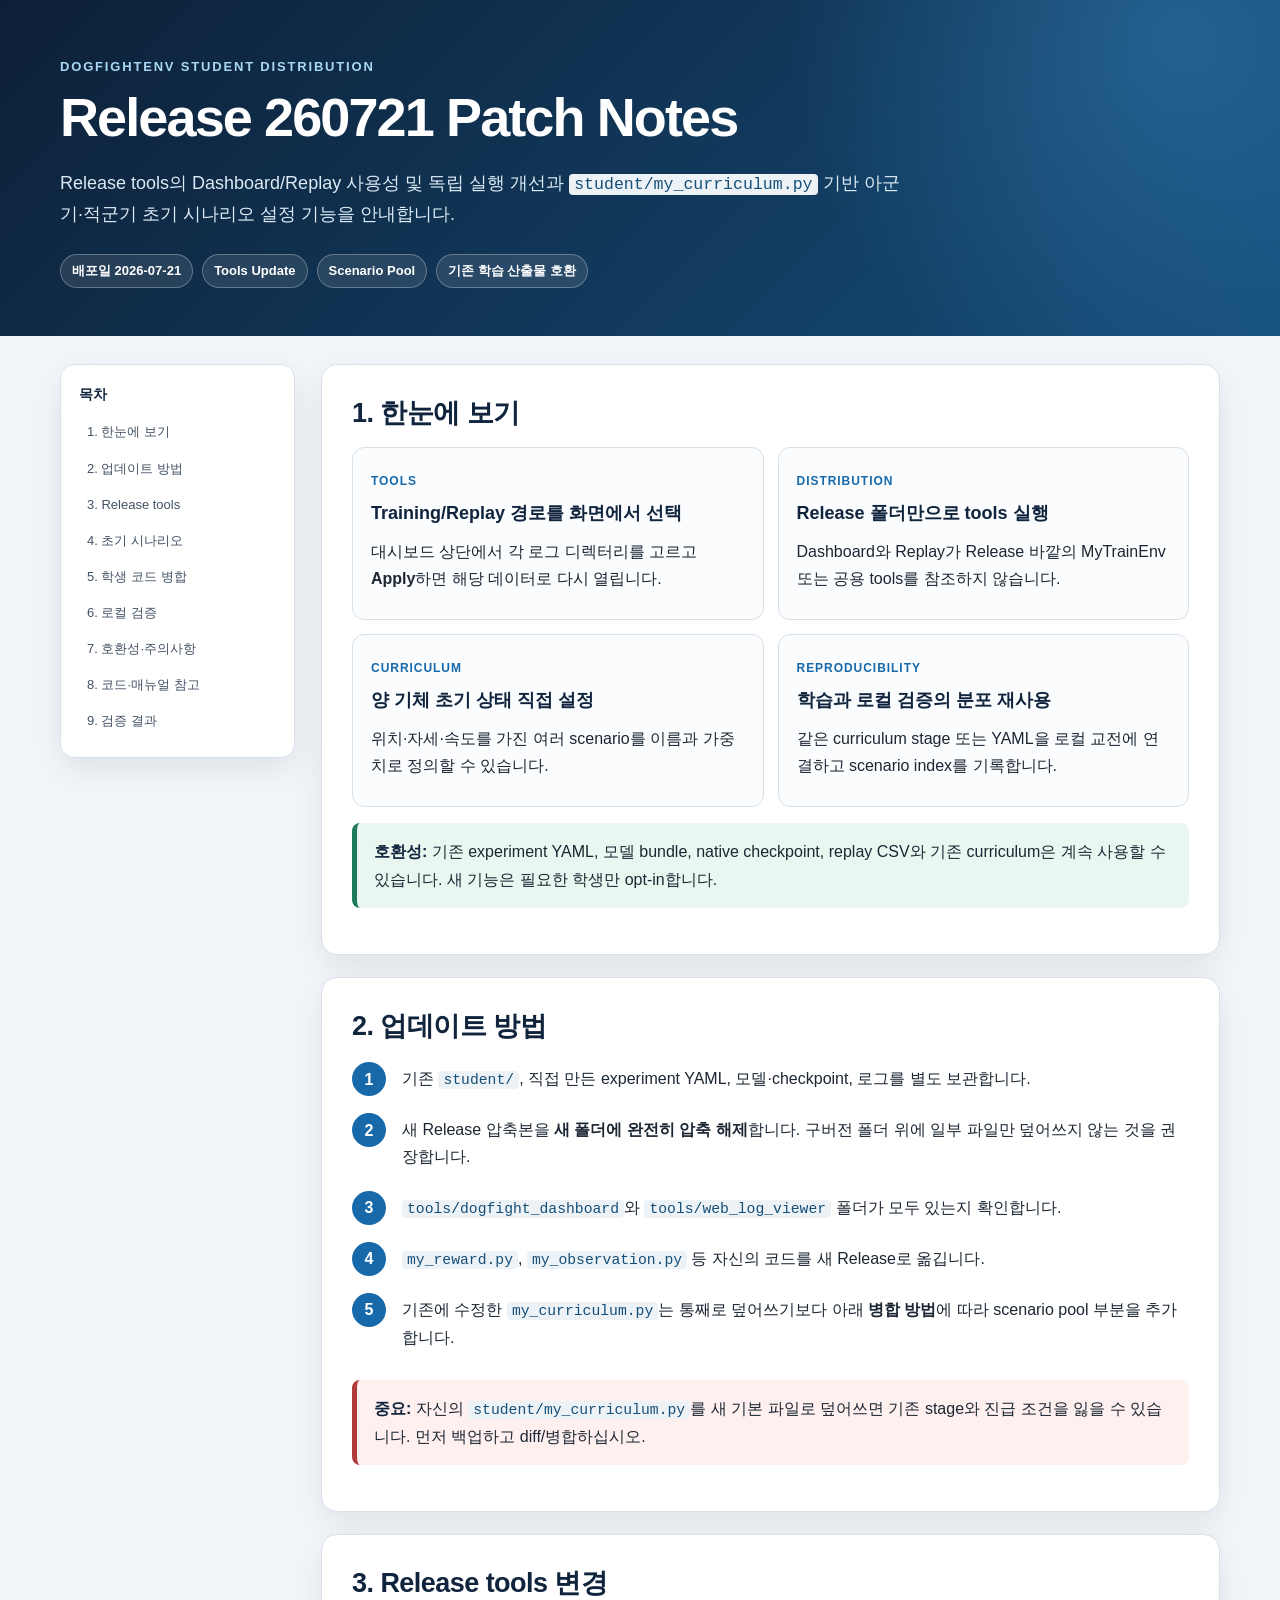
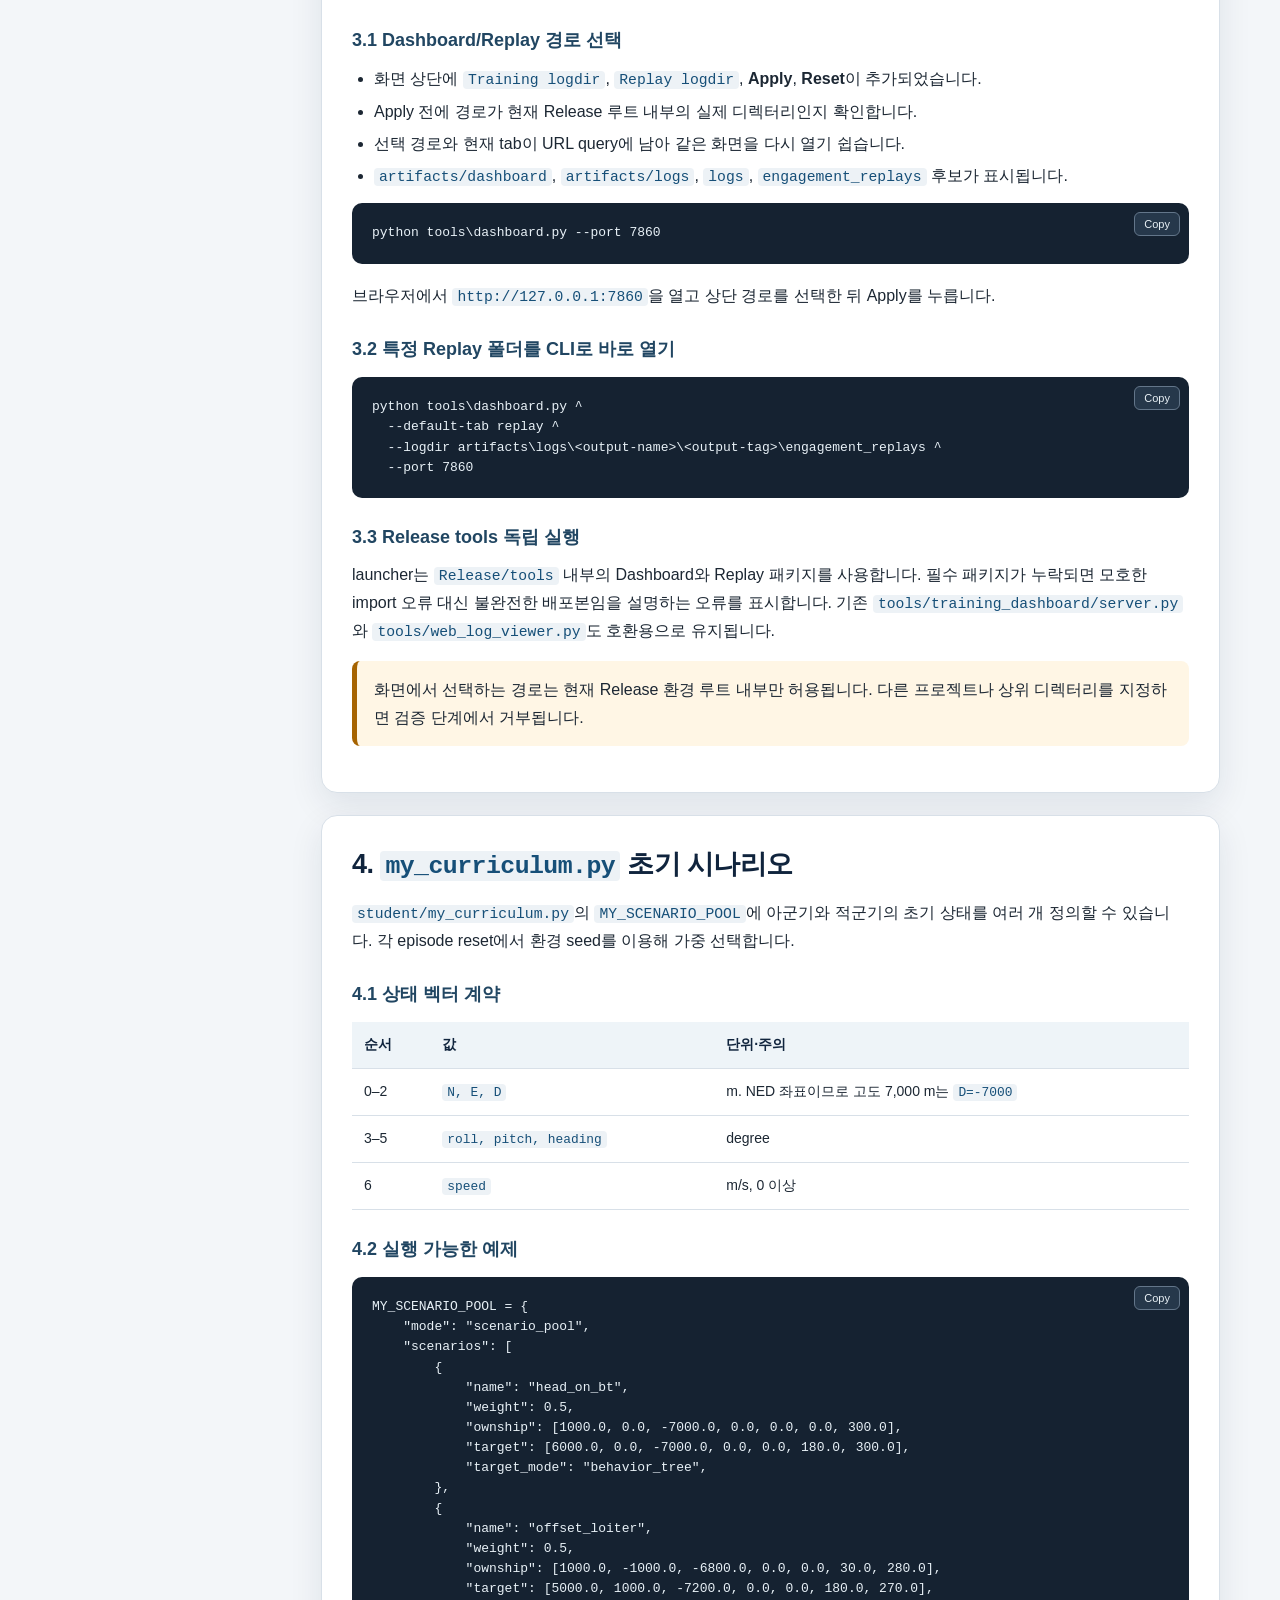
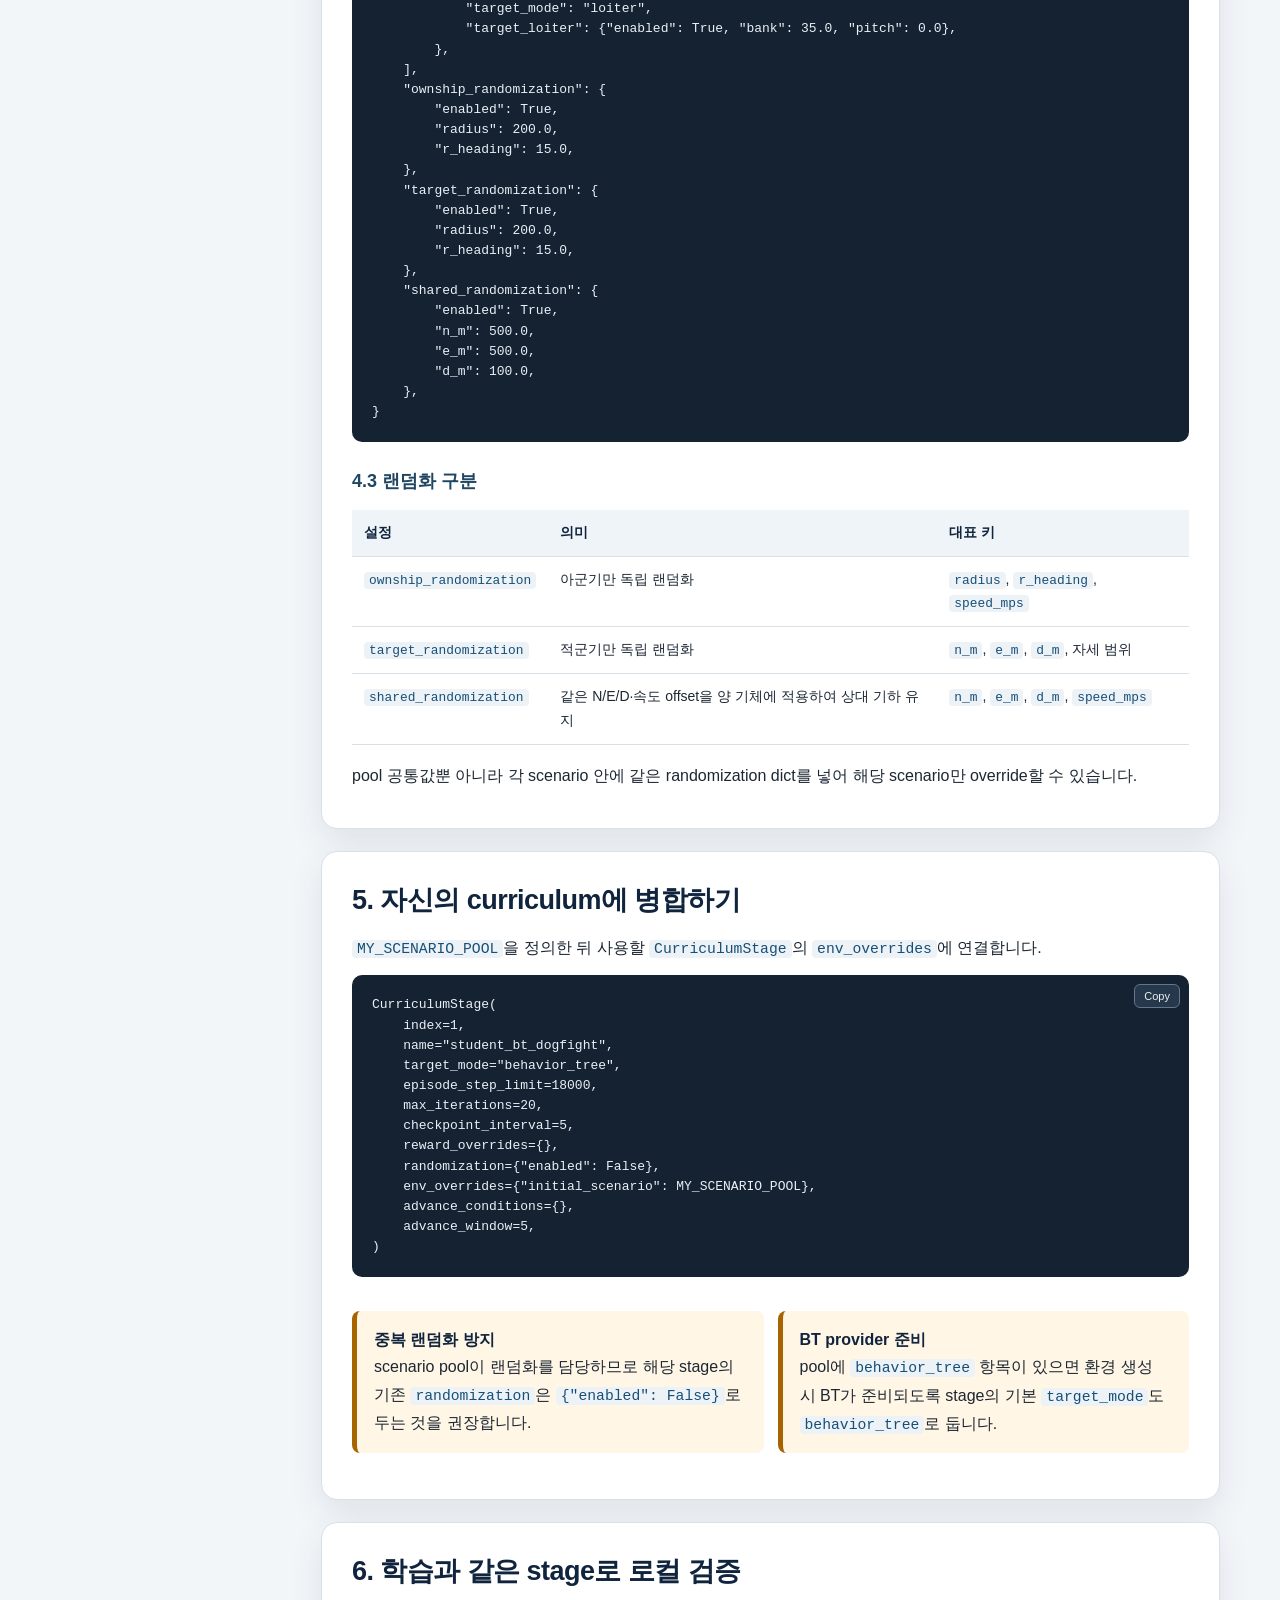
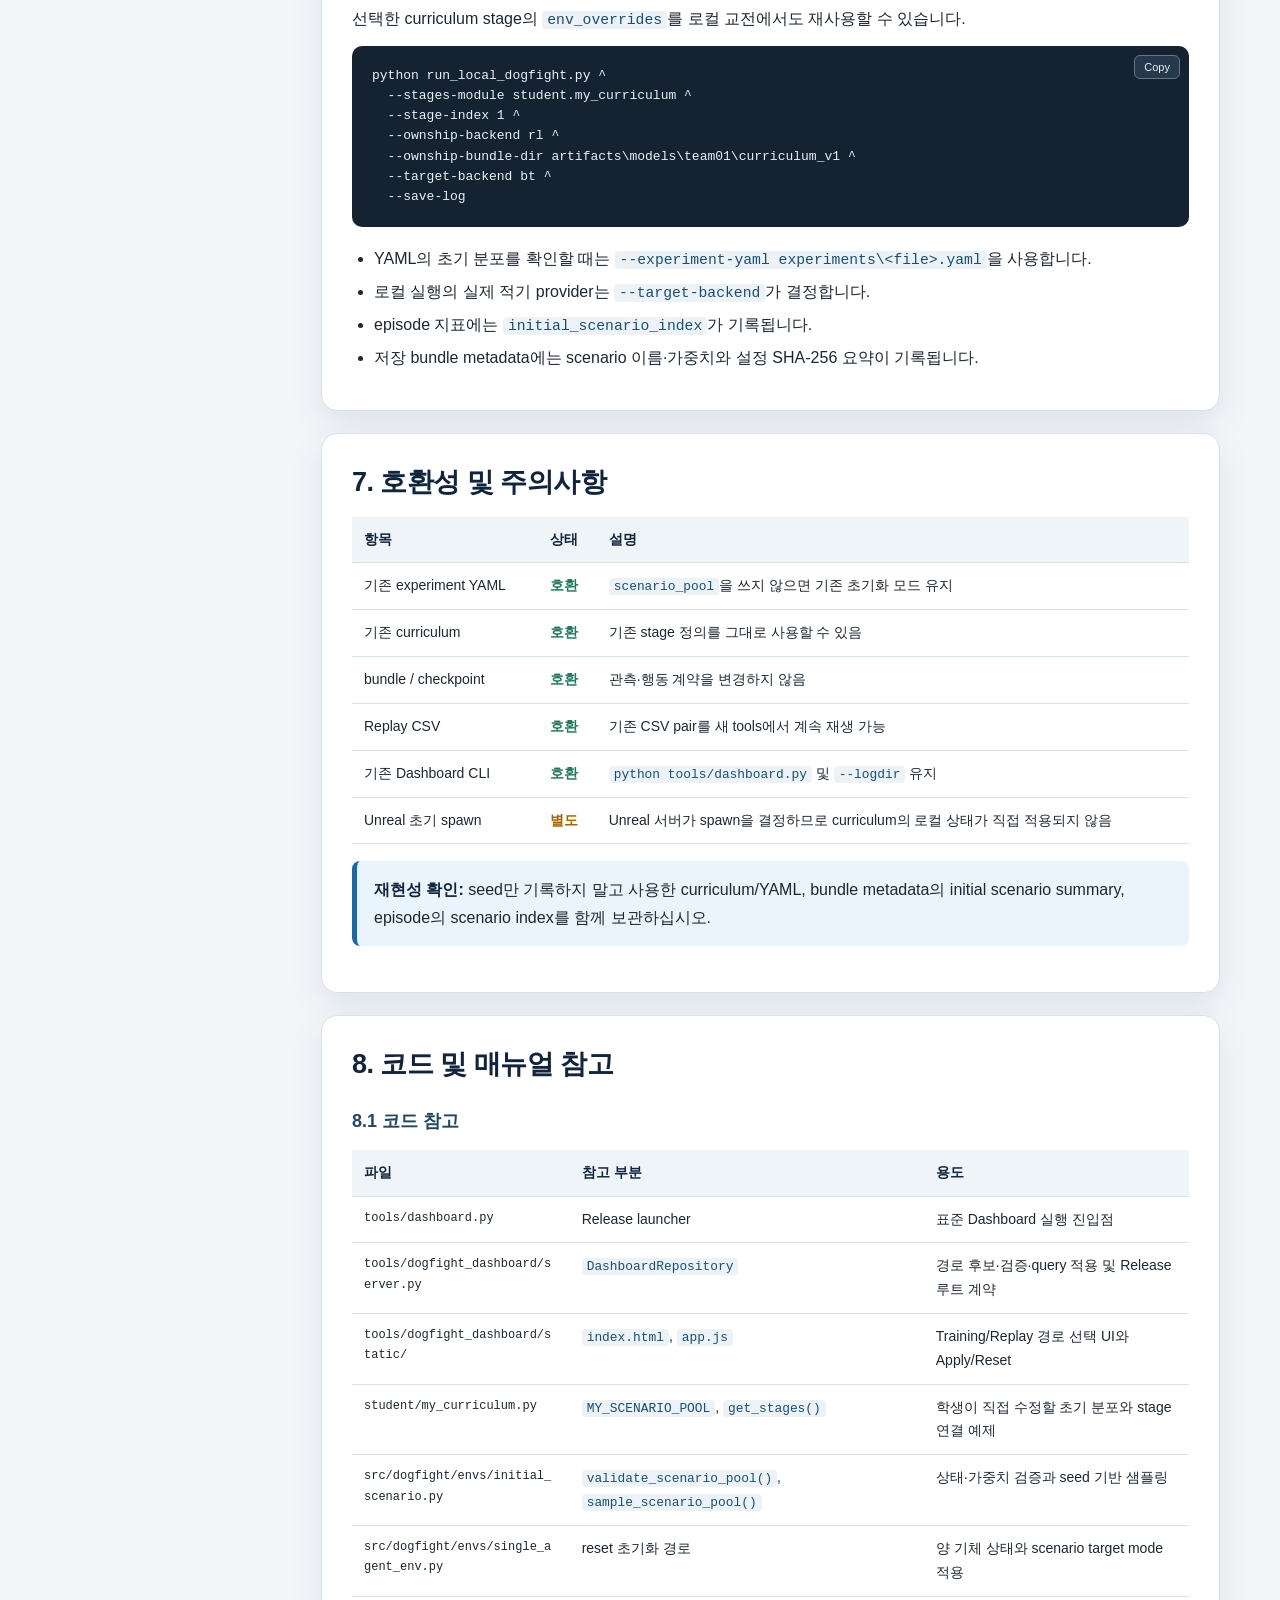
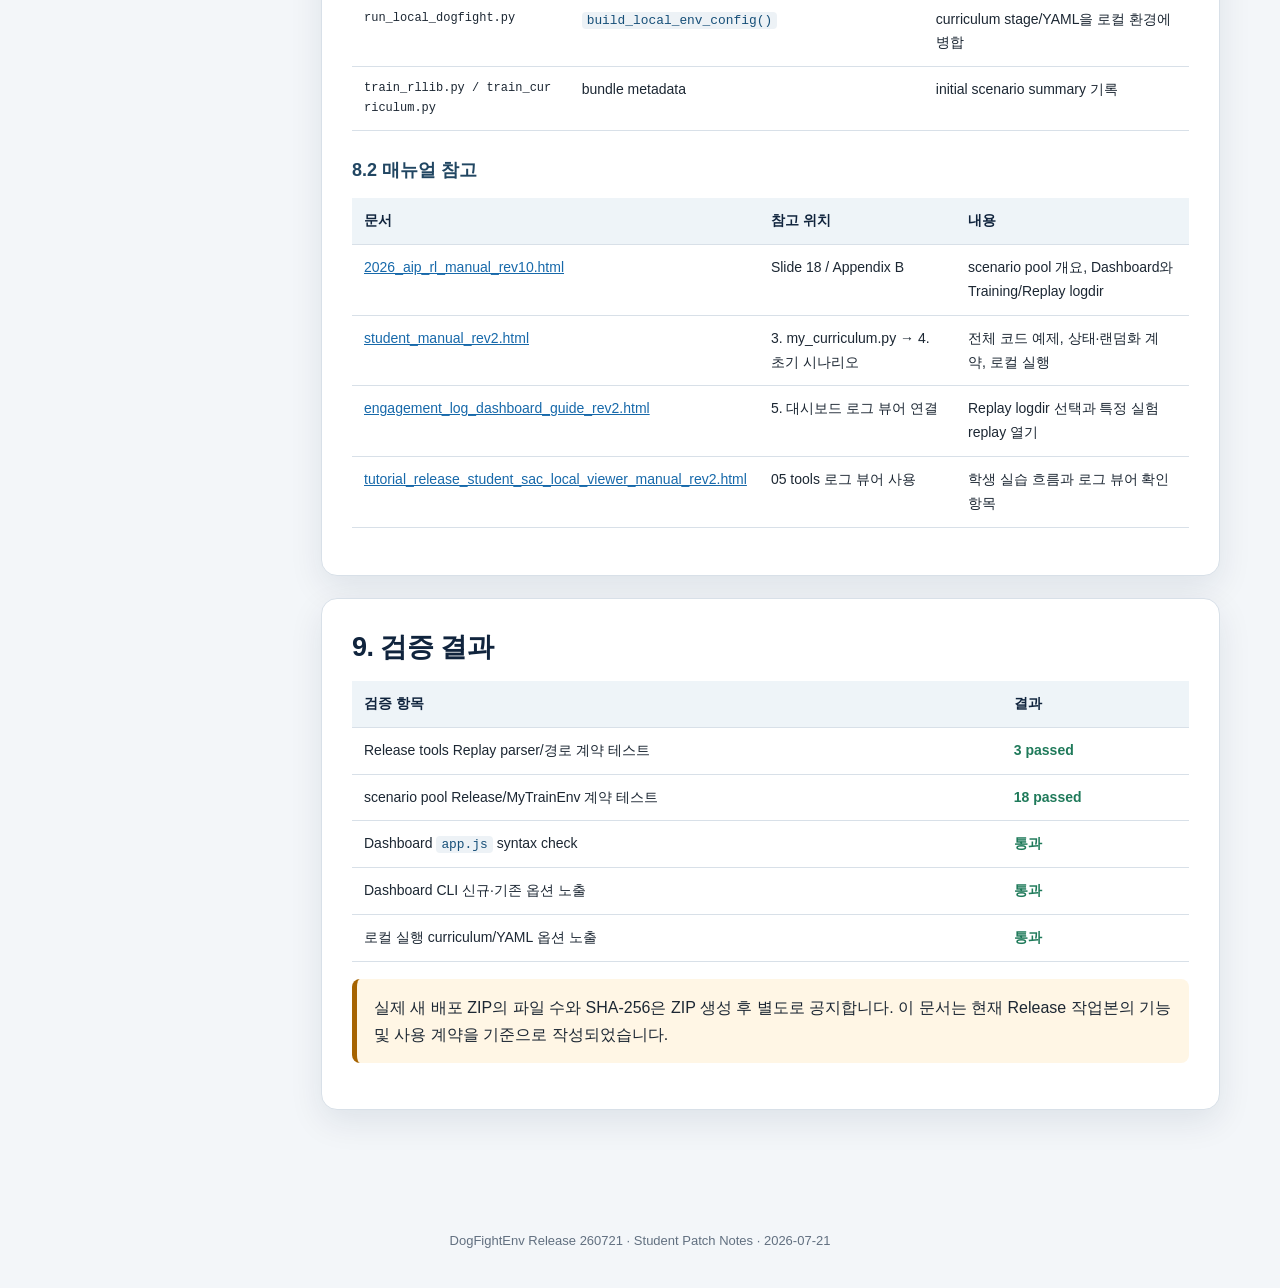
<file: DogFightEnv/PatchNotes/260721_Patch_Note/260721_RL_Environment_patch_note.html>
<!DOCTYPE html>
<html lang="ko">
<head>
  <meta charset="UTF-8">
  <meta name="viewport" content="width=device-width, initial-scale=1.0">
  <title>DogFightEnv Release 260721 Patch Notes</title>
  <style>
    :root {
      --navy: #10243d;
      --blue: #1769aa;
      --sky: #eaf4fc;
      --green: #1f7a5a;
      --green-bg: #eaf7f1;
      --amber: #a66300;
      --amber-bg: #fff6e5;
      --red: #b33a3a;
      --red-bg: #fff0f0;
      --ink: #1c2733;
      --muted: #627080;
      --line: #d8e0e8;
      --paper: #ffffff;
      --page: #f3f6f9;
      --code: #152231;
      --shadow: 0 12px 34px rgba(16, 36, 61, 0.09);
    }

    * { box-sizing: border-box; }

    html { scroll-behavior: smooth; }

    body {
      margin: 0;
      color: var(--ink);
      background: var(--page);
      font-family: "Malgun Gothic", "Apple SD Gothic Neo", Arial, sans-serif;
      line-height: 1.7;
    }

    a { color: var(--blue); }

    .hero {
      color: #fff;
      background:
        radial-gradient(circle at 92% 10%, rgba(69, 157, 220, 0.35), transparent 32%),
        linear-gradient(135deg, #0d2037, #154d79);
      padding: 56px 24px 48px;
    }

    .hero-inner,
    .layout {
      width: min(1160px, calc(100% - 36px));
      margin: 0 auto;
    }

    .eyebrow {
      margin: 0 0 8px;
      color: #a9d7f4;
      font-size: 13px;
      font-weight: 800;
      letter-spacing: 0.14em;
      text-transform: uppercase;
    }

    h1 {
      margin: 0;
      font-size: clamp(32px, 5vw, 54px);
      line-height: 1.18;
      letter-spacing: -0.035em;
    }

    .subtitle {
      max-width: 850px;
      margin: 18px 0 0;
      color: #dbeaf5;
      font-size: 18px;
    }

    .badges {
      display: flex;
      flex-wrap: wrap;
      gap: 9px;
      margin-top: 24px;
    }

    .badge {
      display: inline-flex;
      align-items: center;
      min-height: 30px;
      padding: 5px 11px;
      border: 1px solid rgba(255, 255, 255, 0.28);
      border-radius: 999px;
      background: rgba(255, 255, 255, 0.1);
      font-size: 13px;
      font-weight: 700;
    }

    .layout {
      display: grid;
      grid-template-columns: 235px minmax(0, 1fr);
      gap: 26px;
      padding: 28px 0 70px;
    }

    nav {
      position: sticky;
      top: 18px;
      align-self: start;
      padding: 18px;
      border: 1px solid var(--line);
      border-radius: 14px;
      background: var(--paper);
      box-shadow: var(--shadow);
    }

    nav strong {
      display: block;
      margin-bottom: 8px;
      color: var(--navy);
      font-size: 14px;
    }

    nav a {
      display: block;
      padding: 7px 8px;
      border-radius: 7px;
      color: #435264;
      font-size: 13px;
      text-decoration: none;
    }

    nav a:hover { background: var(--sky); color: var(--blue); }

    main { min-width: 0; }

    section {
      margin-bottom: 22px;
      padding: 30px;
      border: 1px solid var(--line);
      border-radius: 16px;
      background: var(--paper);
      box-shadow: var(--shadow);
    }

    h2 {
      margin: 0 0 16px;
      color: var(--navy);
      font-size: 27px;
      line-height: 1.35;
      letter-spacing: -0.02em;
    }

    h3 {
      margin: 24px 0 9px;
      color: #214662;
      font-size: 18px;
    }

    p { margin: 9px 0; }

    ul, ol { margin: 9px 0; padding-left: 22px; }

    li + li { margin-top: 5px; }

    code {
      padding: 1px 5px;
      border-radius: 4px;
      background: #edf2f6;
      color: #164f78;
      font-family: Consolas, "Courier New", monospace;
      font-size: 0.92em;
    }

    .summary-grid,
    .two-col {
      display: grid;
      grid-template-columns: repeat(2, minmax(0, 1fr));
      gap: 14px;
    }

    .summary-card {
      padding: 18px;
      border: 1px solid var(--line);
      border-radius: 12px;
      background: #fafcfe;
    }

    .summary-card .label {
      color: var(--blue);
      font-size: 12px;
      font-weight: 800;
      letter-spacing: 0.08em;
      text-transform: uppercase;
    }

    .summary-card h3 { margin: 5px 0 7px; color: var(--navy); }

    .callout {
      margin: 16px 0;
      padding: 15px 17px;
      border-left: 5px solid var(--blue);
      border-radius: 8px;
      background: var(--sky);
    }

    .callout strong { color: var(--navy); }
    .callout.good { border-color: var(--green); background: var(--green-bg); }
    .callout.warn { border-color: var(--amber); background: var(--amber-bg); }
    .callout.danger { border-color: var(--red); background: var(--red-bg); }

    .code-block {
      position: relative;
      margin: 13px 0 18px;
    }

    pre {
      margin: 0;
      padding: 20px;
      overflow-x: auto;
      border-radius: 10px;
      color: #e8f1f7;
      background: var(--code);
      font-family: Consolas, "Courier New", monospace;
      font-size: 13px;
      line-height: 1.55;
      tab-size: 4;
    }

    pre code { padding: 0; color: inherit; background: transparent; font-size: inherit; }

    .copy {
      position: absolute;
      top: 9px;
      right: 9px;
      z-index: 1;
      padding: 5px 9px;
      border: 1px solid #63768a;
      border-radius: 6px;
      color: #e9f1f6;
      background: #26384b;
      cursor: pointer;
      font-size: 11px;
    }

    table {
      width: 100%;
      margin: 13px 0 17px;
      border-collapse: collapse;
      font-size: 14px;
    }

    th, td {
      padding: 11px 12px;
      border-bottom: 1px solid var(--line);
      text-align: left;
      vertical-align: top;
    }

    th { color: var(--navy); background: #eef4f8; }
    tbody tr:hover { background: #f8fbfd; }

    .status-ok { color: var(--green); font-weight: 800; }
    .status-note { color: var(--amber); font-weight: 800; }

    .steps {
      counter-reset: patch-step;
      list-style: none;
      padding: 0;
    }

    .steps li {
      position: relative;
      min-height: 42px;
      padding: 5px 0 13px 50px;
    }

    .steps li::before {
      counter-increment: patch-step;
      content: counter(patch-step);
      position: absolute;
      top: 2px;
      left: 0;
      display: grid;
      width: 34px;
      height: 34px;
      place-items: center;
      border-radius: 50%;
      color: #fff;
      background: var(--blue);
      font-weight: 800;
    }

    .path {
      word-break: break-all;
      font-family: Consolas, "Courier New", monospace;
      font-size: 12px;
    }

    footer {
      padding: 28px 20px 36px;
      color: var(--muted);
      text-align: center;
      font-size: 13px;
    }

    @media (max-width: 860px) {
      .layout { display: block; }
      nav { position: static; margin-bottom: 22px; }
      nav a { display: inline-block; }
      .summary-grid, .two-col { grid-template-columns: 1fr; }
      section { padding: 23px 19px; }
    }

    @media print {
      body { background: #fff; font-size: 11pt; }
      .hero { padding: 28px 0; background: #153a5a !important; print-color-adjust: exact; }
      .hero-inner, .layout { width: 100%; }
      .layout { display: block; padding: 18px 0; }
      nav, .copy { display: none; }
      section { break-inside: avoid; box-shadow: none; }
      pre { white-space: pre-wrap; word-break: break-word; }
      a { color: inherit; text-decoration: none; }
    }
  </style>
</head>
<body>
  <header class="hero">
    <div class="hero-inner">
      <p class="eyebrow">DogFightEnv Student Distribution</p>
      <h1>Release 260721 Patch Notes</h1>
      <p class="subtitle">
        Release tools의 Dashboard/Replay 사용성 및 독립 실행 개선과
        <code>student/my_curriculum.py</code> 기반 아군기·적군기 초기 시나리오 설정 기능을 안내합니다.
      </p>
      <div class="badges">
        <span class="badge">배포일 2026-07-21</span>
        <span class="badge">Tools Update</span>
        <span class="badge">Scenario Pool</span>
        <span class="badge">기존 학습 산출물 호환</span>
      </div>
    </div>
  </header>

  <div class="layout">
    <nav aria-label="목차">
      <strong>목차</strong>
      <a href="#overview">1. 한눈에 보기</a>
      <a href="#update">2. 업데이트 방법</a>
      <a href="#tools">3. Release tools</a>
      <a href="#scenario">4. 초기 시나리오</a>
      <a href="#merge">5. 학생 코드 병합</a>
      <a href="#local">6. 로컬 검증</a>
      <a href="#compatibility">7. 호환성·주의사항</a>
      <a href="#references">8. 코드·매뉴얼 참고</a>
      <a href="#verification">9. 검증 결과</a>
    </nav>

    <main>
      <section id="overview">
        <h2>1. 한눈에 보기</h2>
        <div class="summary-grid">
          <article class="summary-card">
            <span class="label">Tools</span>
            <h3>Training/Replay 경로를 화면에서 선택</h3>
            <p>대시보드 상단에서 각 로그 디렉터리를 고르고 <b>Apply</b>하면 해당 데이터로 다시 열립니다.</p>
          </article>
          <article class="summary-card">
            <span class="label">Distribution</span>
            <h3>Release 폴더만으로 tools 실행</h3>
            <p>Dashboard와 Replay가 Release 바깥의 MyTrainEnv 또는 공용 tools를 참조하지 않습니다.</p>
          </article>
          <article class="summary-card">
            <span class="label">Curriculum</span>
            <h3>양 기체 초기 상태 직접 설정</h3>
            <p>위치·자세·속도를 가진 여러 scenario를 이름과 가중치로 정의할 수 있습니다.</p>
          </article>
          <article class="summary-card">
            <span class="label">Reproducibility</span>
            <h3>학습과 로컬 검증의 분포 재사용</h3>
            <p>같은 curriculum stage 또는 YAML을 로컬 교전에 연결하고 scenario index를 기록합니다.</p>
          </article>
        </div>
        <div class="callout good">
          <strong>호환성:</strong> 기존 experiment YAML, 모델 bundle, native checkpoint,
          replay CSV와 기존 curriculum은 계속 사용할 수 있습니다. 새 기능은 필요한 학생만 opt-in합니다.
        </div>
      </section>

      <section id="update">
        <h2>2. 업데이트 방법</h2>
        <ol class="steps">
          <li>기존 <code>student/</code>, 직접 만든 experiment YAML, 모델·checkpoint, 로그를 별도 보관합니다.</li>
          <li>새 Release 압축본을 <b>새 폴더에 완전히 압축 해제</b>합니다. 구버전 폴더 위에 일부 파일만 덮어쓰지 않는 것을 권장합니다.</li>
          <li><code>tools/dogfight_dashboard</code>와 <code>tools/web_log_viewer</code> 폴더가 모두 있는지 확인합니다.</li>
          <li><code>my_reward.py</code>, <code>my_observation.py</code> 등 자신의 코드를 새 Release로 옮깁니다.</li>
          <li>기존에 수정한 <code>my_curriculum.py</code>는 통째로 덮어쓰기보다 아래 <b>병합 방법</b>에 따라 scenario pool 부분을 추가합니다.</li>
        </ol>
        <div class="callout danger">
          <strong>중요:</strong> 자신의 <code>student/my_curriculum.py</code>를 새 기본 파일로 덮어쓰면
          기존 stage와 진급 조건을 잃을 수 있습니다. 먼저 백업하고 diff/병합하십시오.
        </div>
      </section>

      <section id="tools">
        <h2>3. Release tools 변경</h2>
        <h3>3.1 Dashboard/Replay 경로 선택</h3>
        <ul>
          <li>화면 상단에 <code>Training logdir</code>, <code>Replay logdir</code>, <b>Apply</b>, <b>Reset</b>이 추가되었습니다.</li>
          <li>Apply 전에 경로가 현재 Release 루트 내부의 실제 디렉터리인지 확인합니다.</li>
          <li>선택 경로와 현재 tab이 URL query에 남아 같은 화면을 다시 열기 쉽습니다.</li>
          <li><code>artifacts/dashboard</code>, <code>artifacts/logs</code>, <code>logs</code>, <code>engagement_replays</code> 후보가 표시됩니다.</li>
        </ul>

        <div class="code-block">
          <button class="copy" type="button">Copy</button>
          <pre><code>python tools\dashboard.py --port 7860</code></pre>
        </div>
        <p>브라우저에서 <code>http://127.0.0.1:7860</code>을 열고 상단 경로를 선택한 뒤 Apply를 누릅니다.</p>

        <h3>3.2 특정 Replay 폴더를 CLI로 바로 열기</h3>
        <div class="code-block">
          <button class="copy" type="button">Copy</button>
          <pre><code>python tools\dashboard.py ^
  --default-tab replay ^
  --logdir artifacts\logs\&lt;output-name&gt;\&lt;output-tag&gt;\engagement_replays ^
  --port 7860</code></pre>
        </div>

        <h3>3.3 Release tools 독립 실행</h3>
        <p>
          launcher는 <code>Release/tools</code> 내부의 Dashboard와 Replay 패키지를 사용합니다.
          필수 패키지가 누락되면 모호한 import 오류 대신 불완전한 배포본임을 설명하는 오류를 표시합니다.
          기존 <code>tools/training_dashboard/server.py</code>와 <code>tools/web_log_viewer.py</code>도 호환용으로 유지됩니다.
        </p>
        <div class="callout warn">
          화면에서 선택하는 경로는 현재 Release 환경 루트 내부만 허용됩니다.
          다른 프로젝트나 상위 디렉터리를 지정하면 검증 단계에서 거부됩니다.
        </div>
      </section>

      <section id="scenario">
        <h2>4. <code>my_curriculum.py</code> 초기 시나리오</h2>
        <p>
          <code>student/my_curriculum.py</code>의 <code>MY_SCENARIO_POOL</code>에 아군기와 적군기의
          초기 상태를 여러 개 정의할 수 있습니다. 각 episode reset에서 환경 seed를 이용해 가중 선택합니다.
        </p>

        <h3>4.1 상태 벡터 계약</h3>
        <table>
          <thead><tr><th>순서</th><th>값</th><th>단위·주의</th></tr></thead>
          <tbody>
            <tr><td>0–2</td><td><code>N, E, D</code></td><td>m. NED 좌표이므로 고도 7,000 m는 <code>D=-7000</code></td></tr>
            <tr><td>3–5</td><td><code>roll, pitch, heading</code></td><td>degree</td></tr>
            <tr><td>6</td><td><code>speed</code></td><td>m/s, 0 이상</td></tr>
          </tbody>
        </table>

        <h3>4.2 실행 가능한 예제</h3>
        <div class="code-block">
          <button class="copy" type="button">Copy</button>
          <pre><code>MY_SCENARIO_POOL = {
    "mode": "scenario_pool",
    "scenarios": [
        {
            "name": "head_on_bt",
            "weight": 0.5,
            "ownship": [1000.0, 0.0, -7000.0, 0.0, 0.0, 0.0, 300.0],
            "target": [6000.0, 0.0, -7000.0, 0.0, 0.0, 180.0, 300.0],
            "target_mode": "behavior_tree",
        },
        {
            "name": "offset_loiter",
            "weight": 0.5,
            "ownship": [1000.0, -1000.0, -6800.0, 0.0, 0.0, 30.0, 280.0],
            "target": [5000.0, 1000.0, -7200.0, 0.0, 0.0, 180.0, 270.0],
            "target_mode": "loiter",
            "target_loiter": {"enabled": True, "bank": 35.0, "pitch": 0.0},
        },
    ],
    "ownship_randomization": {
        "enabled": True,
        "radius": 200.0,
        "r_heading": 15.0,
    },
    "target_randomization": {
        "enabled": True,
        "radius": 200.0,
        "r_heading": 15.0,
    },
    "shared_randomization": {
        "enabled": True,
        "n_m": 500.0,
        "e_m": 500.0,
        "d_m": 100.0,
    },
}</code></pre>
        </div>

        <h3>4.3 랜덤화 구분</h3>
        <table>
          <thead><tr><th>설정</th><th>의미</th><th>대표 키</th></tr></thead>
          <tbody>
            <tr><td><code>ownship_randomization</code></td><td>아군기만 독립 랜덤화</td><td><code>radius</code>, <code>r_heading</code>, <code>speed_mps</code></td></tr>
            <tr><td><code>target_randomization</code></td><td>적군기만 독립 랜덤화</td><td><code>n_m</code>, <code>e_m</code>, <code>d_m</code>, 자세 범위</td></tr>
            <tr><td><code>shared_randomization</code></td><td>같은 N/E/D·속도 offset을 양 기체에 적용하여 상대 기하 유지</td><td><code>n_m</code>, <code>e_m</code>, <code>d_m</code>, <code>speed_mps</code></td></tr>
          </tbody>
        </table>
        <p>pool 공통값뿐 아니라 각 scenario 안에 같은 randomization dict를 넣어 해당 scenario만 override할 수 있습니다.</p>
      </section>

      <section id="merge">
        <h2>5. 자신의 curriculum에 병합하기</h2>
        <p><code>MY_SCENARIO_POOL</code>을 정의한 뒤 사용할 <code>CurriculumStage</code>의 <code>env_overrides</code>에 연결합니다.</p>
        <div class="code-block">
          <button class="copy" type="button">Copy</button>
          <pre><code>CurriculumStage(
    index=1,
    name="student_bt_dogfight",
    target_mode="behavior_tree",
    episode_step_limit=18000,
    max_iterations=20,
    checkpoint_interval=5,
    reward_overrides={},
    randomization={"enabled": False},
    env_overrides={"initial_scenario": MY_SCENARIO_POOL},
    advance_conditions={},
    advance_window=5,
)</code></pre>
        </div>
        <div class="two-col">
          <div class="callout warn">
            <strong>중복 랜덤화 방지</strong><br>
            scenario pool이 랜덤화를 담당하므로 해당 stage의 기존 <code>randomization</code>은
            <code>{"enabled": False}</code>로 두는 것을 권장합니다.
          </div>
          <div class="callout warn">
            <strong>BT provider 준비</strong><br>
            pool에 <code>behavior_tree</code> 항목이 있으면 환경 생성 시 BT가 준비되도록 stage의
            기본 <code>target_mode</code>도 <code>behavior_tree</code>로 둡니다.
          </div>
        </div>
      </section>

      <section id="local">
        <h2>6. 학습과 같은 stage로 로컬 검증</h2>
        <p>선택한 curriculum stage의 <code>env_overrides</code>를 로컬 교전에서도 재사용할 수 있습니다.</p>
        <div class="code-block">
          <button class="copy" type="button">Copy</button>
          <pre><code>python run_local_dogfight.py ^
  --stages-module student.my_curriculum ^
  --stage-index 1 ^
  --ownship-backend rl ^
  --ownship-bundle-dir artifacts\models\team01\curriculum_v1 ^
  --target-backend bt ^
  --save-log</code></pre>
        </div>
        <ul>
          <li>YAML의 초기 분포를 확인할 때는 <code>--experiment-yaml experiments\&lt;file&gt;.yaml</code>을 사용합니다.</li>
          <li>로컬 실행의 실제 적기 provider는 <code>--target-backend</code>가 결정합니다.</li>
          <li>episode 지표에는 <code>initial_scenario_index</code>가 기록됩니다.</li>
          <li>저장 bundle metadata에는 scenario 이름·가중치와 설정 SHA-256 요약이 기록됩니다.</li>
        </ul>
      </section>

      <section id="compatibility">
        <h2>7. 호환성 및 주의사항</h2>
        <table>
          <thead><tr><th>항목</th><th>상태</th><th>설명</th></tr></thead>
          <tbody>
            <tr><td>기존 experiment YAML</td><td class="status-ok">호환</td><td><code>scenario_pool</code>을 쓰지 않으면 기존 초기화 모드 유지</td></tr>
            <tr><td>기존 curriculum</td><td class="status-ok">호환</td><td>기존 stage 정의를 그대로 사용할 수 있음</td></tr>
            <tr><td>bundle / checkpoint</td><td class="status-ok">호환</td><td>관측·행동 계약을 변경하지 않음</td></tr>
            <tr><td>Replay CSV</td><td class="status-ok">호환</td><td>기존 CSV pair를 새 tools에서 계속 재생 가능</td></tr>
            <tr><td>기존 Dashboard CLI</td><td class="status-ok">호환</td><td><code>python tools/dashboard.py</code> 및 <code>--logdir</code> 유지</td></tr>
            <tr><td>Unreal 초기 spawn</td><td class="status-note">별도</td><td>Unreal 서버가 spawn을 결정하므로 curriculum의 로컬 상태가 직접 적용되지 않음</td></tr>
          </tbody>
        </table>
        <div class="callout">
          <strong>재현성 확인:</strong> seed만 기록하지 말고 사용한 curriculum/YAML,
          bundle metadata의 initial scenario summary, episode의 scenario index를 함께 보관하십시오.
        </div>
      </section>

      <section id="references">
        <h2>8. 코드 및 매뉴얼 참고</h2>
        <h3>8.1 코드 참고</h3>
        <table>
          <thead><tr><th>파일</th><th>참고 부분</th><th>용도</th></tr></thead>
          <tbody>
            <tr><td class="path">tools/dashboard.py</td><td>Release launcher</td><td>표준 Dashboard 실행 진입점</td></tr>
            <tr><td class="path">tools/dogfight_dashboard/server.py</td><td><code>DashboardRepository</code></td><td>경로 후보·검증·query 적용 및 Release 루트 계약</td></tr>
            <tr><td class="path">tools/dogfight_dashboard/static/</td><td><code>index.html</code>, <code>app.js</code></td><td>Training/Replay 경로 선택 UI와 Apply/Reset</td></tr>
            <tr><td class="path">student/my_curriculum.py</td><td><code>MY_SCENARIO_POOL</code>, <code>get_stages()</code></td><td>학생이 직접 수정할 초기 분포와 stage 연결 예제</td></tr>
            <tr><td class="path">src/dogfight/envs/initial_scenario.py</td><td><code>validate_scenario_pool()</code>, <code>sample_scenario_pool()</code></td><td>상태·가중치 검증과 seed 기반 샘플링</td></tr>
            <tr><td class="path">src/dogfight/envs/single_agent_env.py</td><td>reset 초기화 경로</td><td>양 기체 상태와 scenario target mode 적용</td></tr>
            <tr><td class="path">run_local_dogfight.py</td><td><code>build_local_env_config()</code></td><td>curriculum stage/YAML을 로컬 환경에 병합</td></tr>
            <tr><td class="path">train_rllib.py / train_curriculum.py</td><td>bundle metadata</td><td>initial scenario summary 기록</td></tr>
          </tbody>
        </table>

        <h3>8.2 매뉴얼 참고</h3>
        <table>
          <thead><tr><th>문서</th><th>참고 위치</th><th>내용</th></tr></thead>
          <tbody>
            <tr>
              <td><a href="2026_aip_rl_manual_rev10.html">2026_aip_rl_manual_rev10.html</a></td>
              <td>Slide 18 / Appendix B</td>
              <td>scenario pool 개요, Dashboard와 Training/Replay logdir</td>
            </tr>
            <tr>
              <td><a href="student_manual_rev2.html#my_curriculum">student_manual_rev2.html</a></td>
              <td>3. my_curriculum.py → 4. 초기 시나리오</td>
              <td>전체 코드 예제, 상태·랜덤화 계약, 로컬 실행</td>
            </tr>
            <tr>
              <td><a href="engagement_log_dashboard_guide_rev2.html">engagement_log_dashboard_guide_rev2.html</a></td>
              <td>5. 대시보드 로그 뷰어 연결</td>
              <td>Replay logdir 선택과 특정 실험 replay 열기</td>
            </tr>
            <tr>
              <td><a href="tutorial_release_student_sac_local_viewer_manual_rev2.html">tutorial_release_student_sac_local_viewer_manual_rev2.html</a></td>
              <td>05 tools 로그 뷰어 사용</td>
              <td>학생 실습 흐름과 로그 뷰어 확인 항목</td>
            </tr>
          </tbody>
        </table>
      </section>

      <section id="verification">
        <h2>9. 검증 결과</h2>
        <table>
          <thead><tr><th>검증 항목</th><th>결과</th></tr></thead>
          <tbody>
            <tr><td>Release tools Replay parser/경로 계약 테스트</td><td class="status-ok">3 passed</td></tr>
            <tr><td>scenario pool Release/MyTrainEnv 계약 테스트</td><td class="status-ok">18 passed</td></tr>
            <tr><td>Dashboard <code>app.js</code> syntax check</td><td class="status-ok">통과</td></tr>
            <tr><td>Dashboard CLI 신규·기존 옵션 노출</td><td class="status-ok">통과</td></tr>
            <tr><td>로컬 실행 curriculum/YAML 옵션 노출</td><td class="status-ok">통과</td></tr>
          </tbody>
        </table>
        <div class="callout warn">
          실제 새 배포 ZIP의 파일 수와 SHA-256은 ZIP 생성 후 별도로 공지합니다.
          이 문서는 현재 Release 작업본의 기능 및 사용 계약을 기준으로 작성되었습니다.
        </div>
      </section>
    </main>
  </div>

  <footer>
    DogFightEnv Release 260721 · Student Patch Notes · 2026-07-21
  </footer>

  <script>
    document.querySelectorAll(".copy").forEach((button) => {
      button.addEventListener("click", async () => {
        const code = button.parentElement.querySelector("pre").innerText;
        try {
          await navigator.clipboard.writeText(code);
          const original = button.textContent;
          button.textContent = "Copied";
          window.setTimeout(() => { button.textContent = original; }, 1200);
        } catch (error) {
          button.textContent = "Select & Copy";
        }
      });
    });
  </script>
</body>
</html>
</file>
